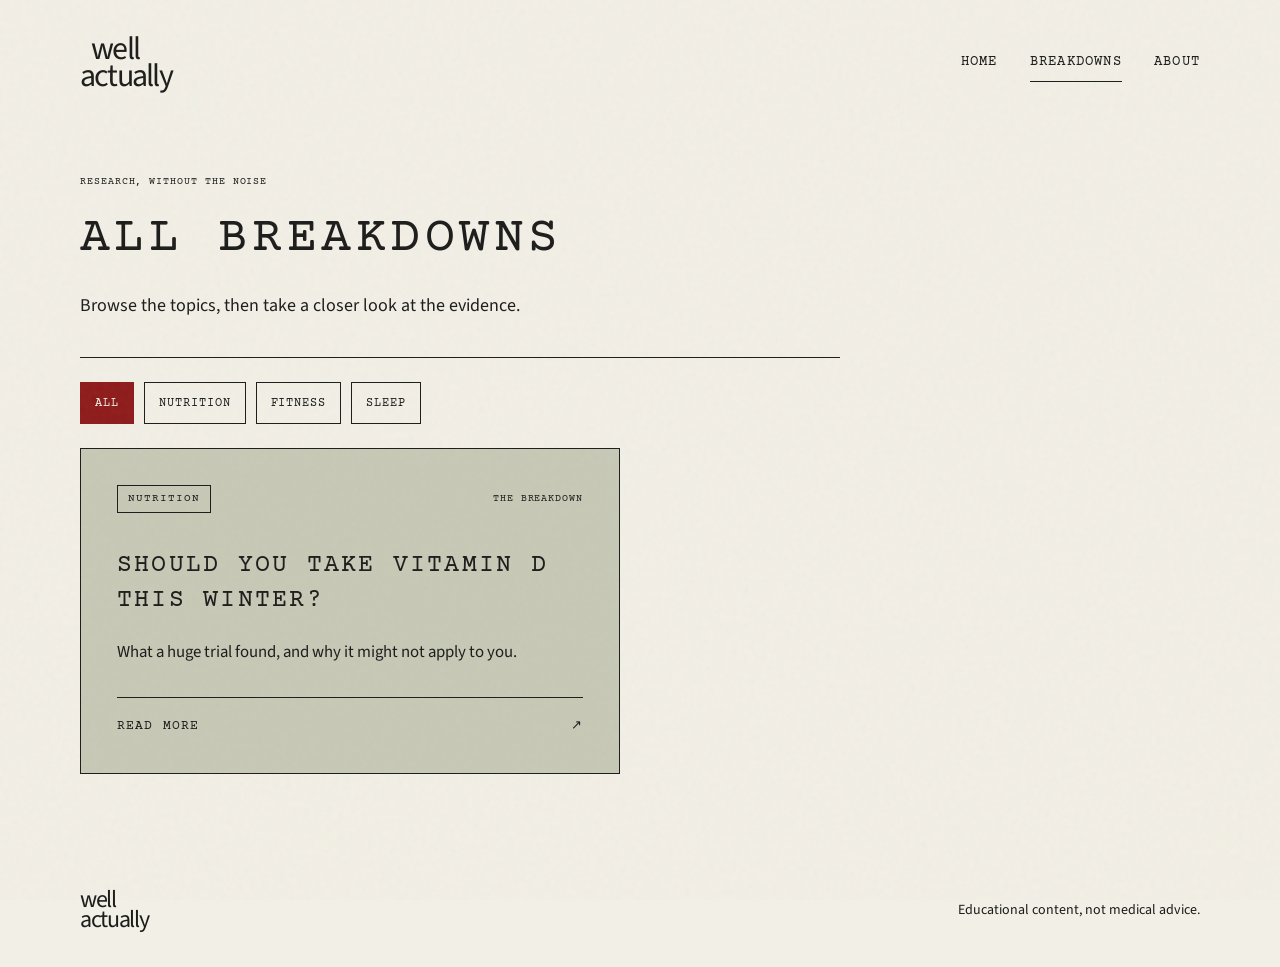
<file: breakdowns.html>
<!DOCTYPE html>
<html lang="en">
<head>
  <meta charset="UTF-8">
  <meta name="viewport" content="width=device-width, initial-scale=1">
  <meta name="description" content="Browse Well Actually research breakdowns by topic.">
  <title>All Breakdowns — Well Actually</title>
  <link rel="preconnect" href="https://fonts.googleapis.com">
  <link rel="preconnect" href="https://fonts.gstatic.com" crossorigin>
  <link href="https://fonts.googleapis.com/css2?family=Chewy&family=Courier+Prime:wght@400;700&family=Source+Sans+3:wght@400;500;600;700&display=swap" rel="stylesheet">
  <link rel="stylesheet" href="style.css">
</head>
<body>
  <a class="skip-link" href="#main">Skip to content</a>

  <!-- Keep this shared header consistent across every page. -->
  <header class="site-header container">
    <a class="site-name" href="index.html" aria-label="Well Actually home"><span>well</span><span>actually</span></a>
    <nav aria-label="Main navigation">
      <a href="index.html">Home</a>
      <a href="breakdowns.html" aria-current="page">Breakdowns</a>
      <a href="about.html">About</a>
    </nav>
  </header>

  <main id="main" class="container listing-page">
    <header class="listing-header">
      <p class="eyebrow">Research, without the noise</p>
      <h1>ALL BREAKDOWNS</h1>
      <p>Browse the topics, then take a closer look at the evidence.</p>
    </header>

    <!-- Add new category buttons here when adding matching article cards. -->
    <div class="filter-bar" role="group" aria-label="Filter breakdowns by topic">
      <button class="filter-button" type="button" data-filter="all" aria-pressed="true">All</button>
      <button class="filter-button" type="button" data-filter="nutrition" aria-pressed="false">Nutrition</button>
      <button class="filter-button" type="button" data-filter="fitness" aria-pressed="false">Fitness</button>
      <button class="filter-button" type="button" data-filter="sleep" aria-pressed="false">Sleep</button>
    </div>

    <!-- Copy this article card for each new breakdown and set its data-category. -->
    <div class="card-grid listing-grid" id="breakdown-cards">
      <article class="breakdown-card" data-category="nutrition">
        <div class="card-top"><span class="tag">Nutrition</span><span class="card-label">The breakdown</span></div>
        <h2>Should you take vitamin D this winter?</h2>
        <p>What a huge trial found, and why it might not apply to you.</p>
        <a class="read-more" href="breakdowns/vitamin-d.html">Read more <span aria-hidden="true">↗</span><span class="visually-hidden"> about vitamin D this winter</span></a>
      </article>
    </div>
    <p class="filter-status" id="filter-status" aria-live="polite" hidden>No breakdowns in this category yet.</p>
  </main>

  <!-- Keep the same footer and educational disclaimer across every page. -->
  <footer class="site-footer container">
    <a class="footer-name" href="index.html" aria-label="Well Actually home"><span>well</span><span>actually</span></a>
    <p>Educational content, not medical advice.</p>
  </footer>

  <!-- Simple topic filter: each card's data-category controls when it appears. -->
  <script>
    const filterButtons = document.querySelectorAll('.filter-button');
    const breakdownCards = document.querySelectorAll('.breakdown-card[data-category]');
    const filterStatus = document.querySelector('#filter-status');

    filterButtons.forEach((button) => {
      button.addEventListener('click', () => {
        const selectedFilter = button.dataset.filter;
        let visibleCards = 0;

        filterButtons.forEach((item) => {
          item.setAttribute('aria-pressed', item === button ? 'true' : 'false');
        });

        breakdownCards.forEach((card) => {
          const shouldShow = selectedFilter === 'all' || card.dataset.category === selectedFilter;
          card.hidden = !shouldShow;
          if (shouldShow) visibleCards += 1;
        });

        filterStatus.hidden = visibleCards > 0;
      });
    });
  </script>
</body>
</html>
</file>
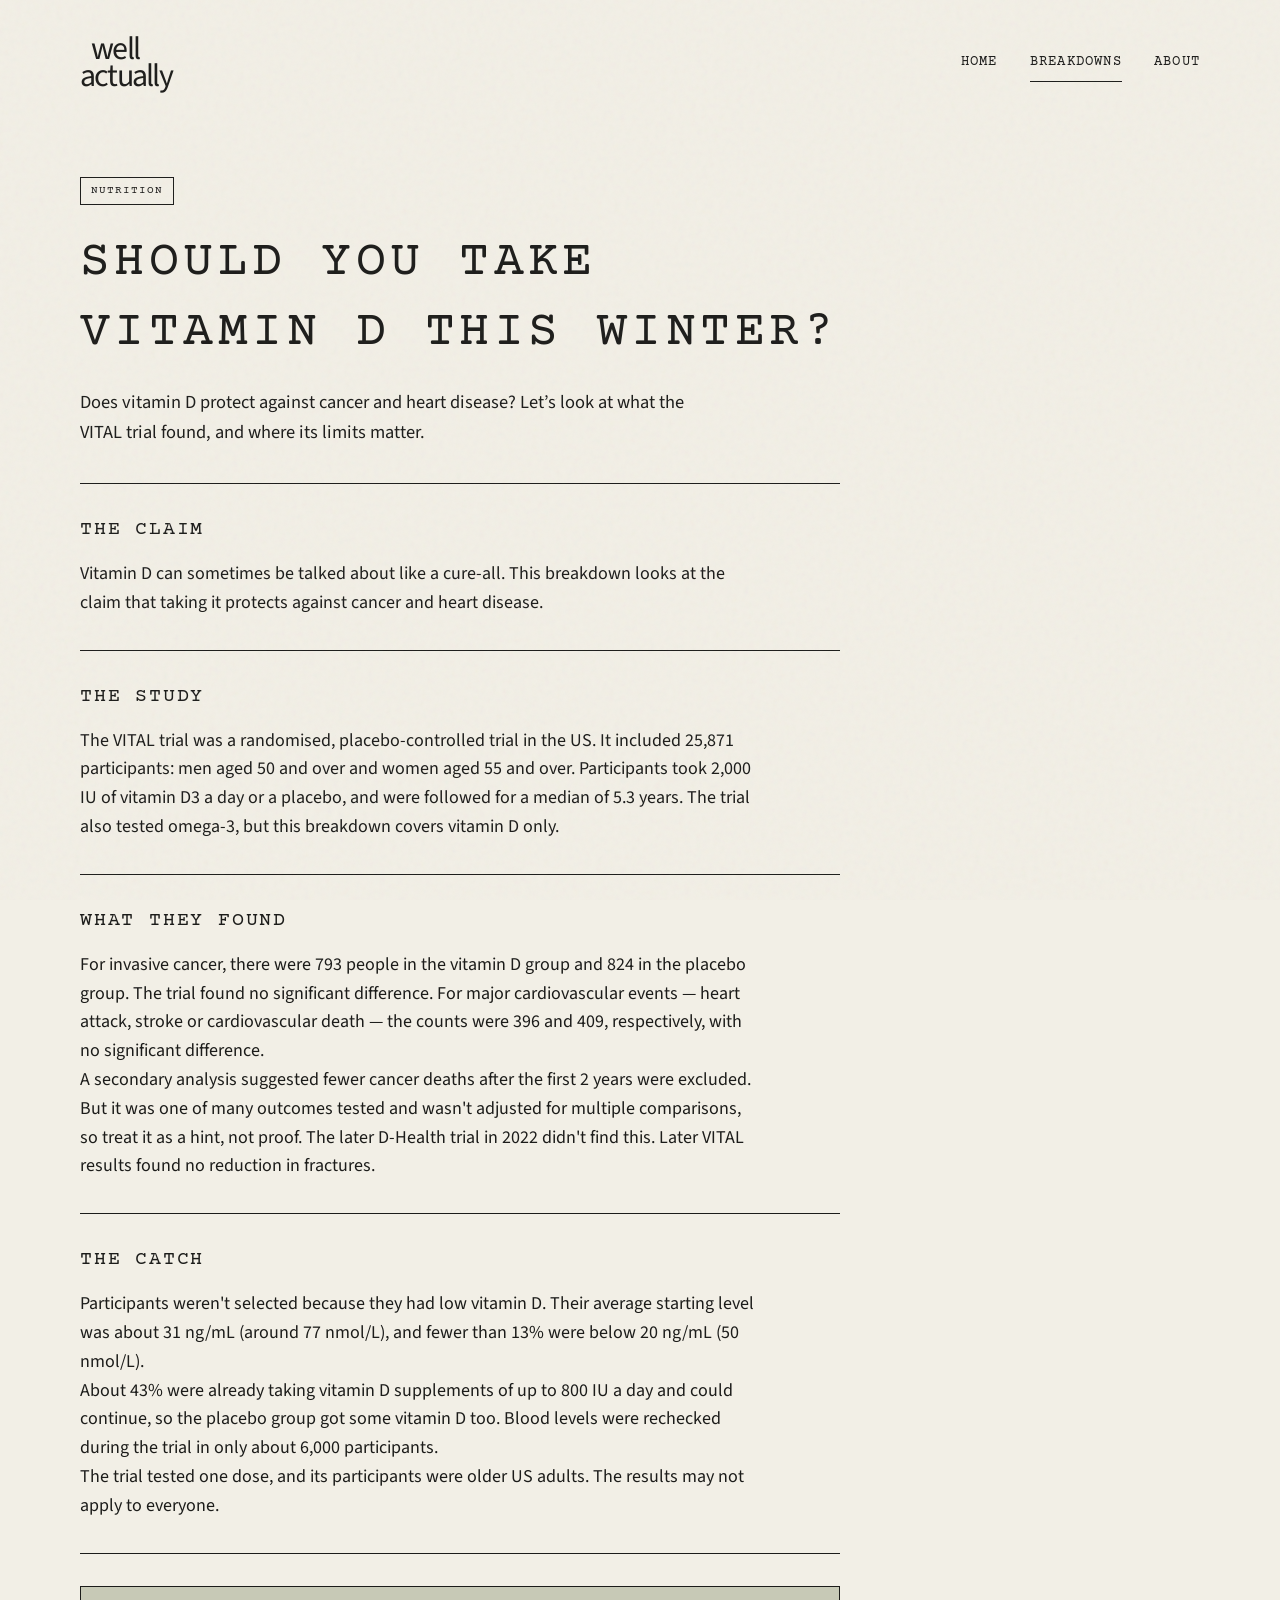
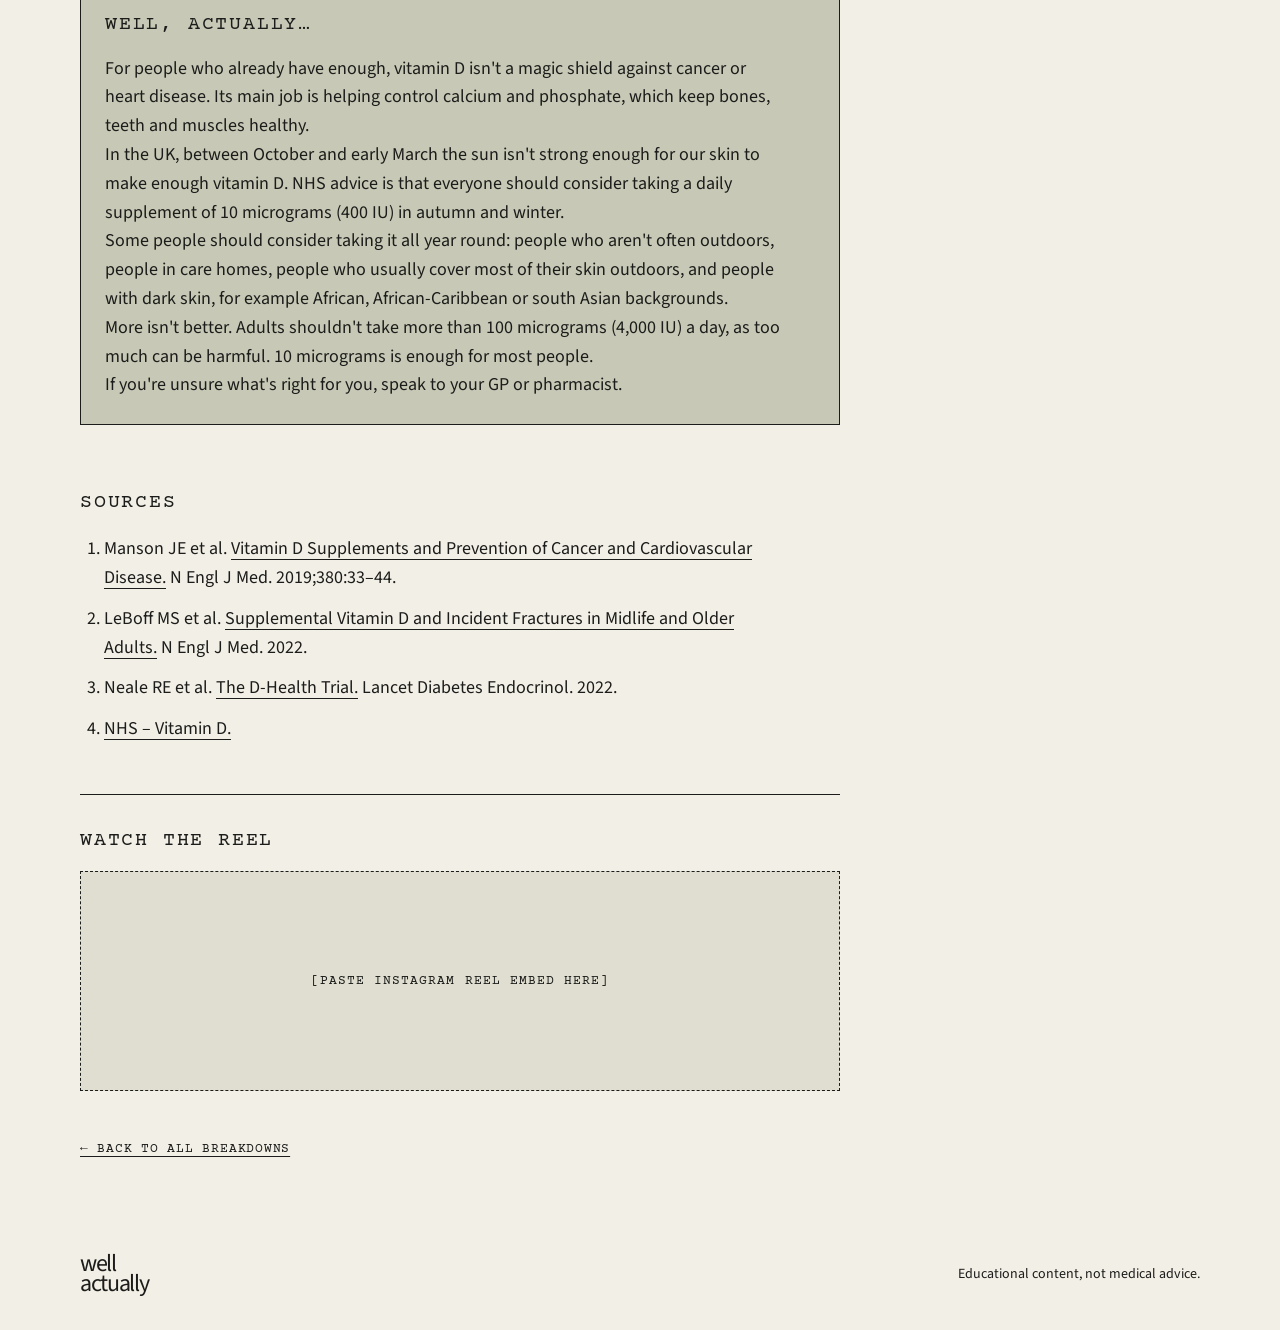
<file: breakdowns/vitamin-d.html>
<!DOCTYPE html>
<html lang="en">
<head>
  <meta charset="UTF-8">
  <meta name="viewport" content="width=device-width, initial-scale=1">
  <!-- Change this title and description when copying the template for another story. -->
  <meta name="description" content="A research breakdown template for the VITAL vitamin D trial. Study details are marked for verification.">
  <title>Should you take vitamin D this winter? — Well Actually</title>
  <link rel="preconnect" href="https://fonts.googleapis.com">
  <link rel="preconnect" href="https://fonts.gstatic.com" crossorigin>
  <link href="https://fonts.googleapis.com/css2?family=Chewy&family=Courier+Prime:wght@400;700&family=Source+Sans+3:wght@400;500;600;700&display=swap" rel="stylesheet">
  <link rel="stylesheet" href="../style.css">
</head>
<body>
  <a class="skip-link" href="#main">Skip to content</a>

  <!-- Shared site header. Keep these ../ paths when copying this page in this folder. -->
  <header class="site-header container">
    <a class="site-name" href="../index.html" aria-label="Well Actually home"><span>well</span><span>actually</span></a>
    <nav aria-label="Main navigation">
      <a href="../index.html">Home</a>
      <a href="../breakdowns.html" aria-current="page">Breakdowns</a>
      <a href="../about.html">About</a>
    </nav>
  </header>

  <main id="main" class="container article-page">
    <article>
      <header class="article-header">
        <!-- Change the tag, title and intro when reusing this article template. -->
        <span class="tag">Nutrition</span>
        <h1>Should you take vitamin D this winter?</h1>
        <p class="article-intro">Does vitamin D protect against cancer and heart disease? Let’s look at what the VITAL trial found, and where its limits matter.</p>
      </header>

      <div class="article-content">
        <!-- Replace each verification note with a checked, sourced explanation. -->
        <section class="article-section" aria-labelledby="claim-title">
          <h2 id="claim-title">The claim</h2>
          <p>Vitamin D can sometimes be talked about like a cure-all. This breakdown looks at the claim that taking it protects against cancer and heart disease.</p>
        </section>

        <section class="article-section" aria-labelledby="study-title">
          <h2 id="study-title">The study</h2>
          <p>The VITAL trial was a randomised, placebo-controlled trial in the US. It included 25,871 participants: men aged 50 and over and women aged 55 and over. Participants took 2,000 IU of vitamin D3 a day or a placebo, and were followed for a median of 5.3 years. The trial also tested omega-3, but this breakdown covers vitamin D only.</p>
        </section>

        <section class="article-section" aria-labelledby="findings-title">
          <h2 id="findings-title">What they found</h2>
          <p>For invasive cancer, there were 793 people in the vitamin D group and 824 in the placebo group. The trial found no significant difference. For major cardiovascular events — heart attack, stroke or cardiovascular death — the counts were 396 and 409, respectively, with no significant difference.</p>
          <p>A secondary analysis suggested fewer cancer deaths after the first 2 years were excluded. But it was one of many outcomes tested and wasn't adjusted for multiple comparisons, so treat it as a hint, not proof. The later D-Health trial in 2022 didn't find this. Later VITAL results found no reduction in fractures.</p>
        </section>

        <section class="article-section" aria-labelledby="catch-title">
          <h2 id="catch-title">The catch</h2>
          <p>Participants weren't selected because they had low vitamin D. Their average starting level was about 31 ng/mL (around 77 nmol/L), and fewer than 13% were below 20 ng/mL (50 nmol/L).</p>
          <p>About 43% were already taking vitamin D supplements of up to 800 IU a day and could continue, so the placebo group got some vitamin D too. Blood levels were rechecked during the trial in only about 6,000 participants.</p>
          <p>The trial tested one dose, and its participants were older US adults. The results may not apply to everyone.</p>
        </section>

        <section class="bottom-line" aria-labelledby="bottom-line-title">
          <h2 id="bottom-line-title">Well, actually…</h2>
          <p>For people who already have enough, vitamin D isn't a magic shield against cancer or heart disease. Its main job is helping control calcium and phosphate, which keep bones, teeth and muscles healthy.</p>
          <p>In the UK, between October and early March the sun isn't strong enough for our skin to make enough vitamin D. NHS advice is that everyone should consider taking a daily supplement of 10 micrograms (400 IU) in autumn and winter.</p>
          <p>Some people should consider taking it all year round: people who aren't often outdoors, people in care homes, people who usually cover most of their skin outdoors, and people with dark skin, for example African, African-Caribbean or south Asian backgrounds.</p>
          <p>More isn't better. Adults shouldn't take more than 100 micrograms (4,000 IU) a day, as too much can be harmful. 10 micrograms is enough for most people.</p>
          <p>If you're unsure what's right for you, speak to your GP or pharmacist.</p>
        </section>

        <section class="article-section sources" aria-labelledby="sources-title">
          <h2 id="sources-title">Sources</h2>
          <!-- Keep citations in a numbered list; make each title a link to its source. -->
          <ol>
            <li>Manson JE et al. <a href="https://www.nejm.org/doi/full/10.1056/NEJMoa1809944">Vitamin D Supplements and Prevention of Cancer and Cardiovascular Disease.</a> N Engl J Med. 2019;380:33–44.</li>
            <li>LeBoff MS et al. <a href="https://pmc.ncbi.nlm.nih.gov/articles/PMC9716639/">Supplemental Vitamin D and Incident Fractures in Midlife and Older Adults.</a> N Engl J Med. 2022.</li>
            <li>Neale RE et al. <a href="https://doi.org/10.1016/S2213-8587(21)00345-4">The D-Health Trial.</a> Lancet Diabetes Endocrinol. 2022.</li>
            <li><a href="https://www.nhs.uk/conditions/vitamins-and-minerals/vitamin-d/">NHS – Vitamin D.</a></li>
          </ol>
        </section>

        <section class="reel-section" aria-labelledby="reel-title">
          <h2 id="reel-title">Watch the Reel</h2>
          <!-- Paste the Instagram embed code here when the reel is ready. -->
          <div class="reel-placeholder">[PASTE INSTAGRAM REEL EMBED HERE]</div>
        </section>
      </div>

      <a class="back-link" href="../breakdowns.html">← Back to all breakdowns</a>
    </article>
  </main>

  <!-- Shared site footer and required educational disclaimer. -->
  <footer class="site-footer container">
    <a class="footer-name" href="../index.html" aria-label="Well Actually home"><span>well</span><span>actually</span></a>
    <p>Educational content, not medical advice.</p>
  </footer>
</body>
</html>
</file>
<file: style.css>
/* Brand palette: change colours here to update the entire homepage. */
:root {
  --color-paper: #F2EFE6;
  --color-ink: #1C1C1A;
  --color-sage: #C7C9B6;
  --color-accent: #8E1B1B;
  --color-sepia: #4A4536;
}

/* Small screens are the default. Wider layouts are added at the end. */
* { box-sizing: border-box; }
html { scroll-behavior: smooth; }
body { margin: 0; background: var(--color-paper); color: var(--color-ink); font-family: 'Source Sans 3', Arial, sans-serif; font-size: 1.125rem; line-height: 1.6; }
/* Inline SVG noise adds paper grain without downloading an image.
   It never captures clicks or changes the document layout. */
body::after { content: ''; position: fixed; inset: 0; z-index: 10; pointer-events: none; opacity: .055; background-image: url("data:image/svg+xml,%3Csvg viewBox='0 0 180 180' xmlns='http://www.w3.org/2000/svg'%3E%3Cfilter id='grain'%3E%3CfeTurbulence type='fractalNoise' baseFrequency='.85' numOctaves='3' stitchTiles='stitch'/%3E%3C/filter%3E%3Cpath filter='url(%23grain)' opacity='.8' d='M0 0h180v180H0z'/%3E%3C/svg%3E"); }
a { color: inherit; text-underline-offset: .3em; }
a:hover { color: var(--color-accent); }
a:focus-visible { outline: 2px solid currentColor; outline-offset: 6px; }
h1, h2, h3, nav, .eyebrow, .tag, .card-label, .button, .read-more { font-family: 'Courier Prime', 'Courier New', monospace; font-weight: 400; text-transform: uppercase; letter-spacing: .09em; }
h1, h2, h3, p { margin-top: 0; }
.container { width: min(1120px, calc(100% - 40px)); margin-inline: auto; }
.site-header { display: flex; flex-wrap: wrap; justify-content: space-between; align-items: center; gap: 24px; padding-block: 28px; }
/* The lowercase stacked logo is intentionally different from the headings. */
.site-name, .footer-name, .hero-watermark { font-family: 'Source Sans 3', Arial, sans-serif; font-weight: 400; line-height: .85; letter-spacing: -.055em; text-decoration: none; }
.site-name { font-size: 2rem; }
.site-name span, .footer-name span { display: block; }
.site-name span:first-child, .hero-watermark span:first-child { margin-left: .35em; }
nav { display: flex; flex-wrap: wrap; gap: 20px; font-size: .75rem; }
nav a { text-decoration: none; padding-block: 7px; }
nav a[aria-current='page'] { border-bottom: 1px solid var(--color-ink); }
.hero { position: relative; isolation: isolate; overflow: hidden; background: var(--color-sepia); color: var(--color-paper); padding: 64px 24px 100px; min-height: 490px; display: flex; align-items: center; }
/* Drop your photo at images/hero.jpg. If absent, the gradients remain visible.
   The dark overlay keeps the headline legible over both the photo and fallback. */
.hero::before { content: ''; position: absolute; inset: -12px; z-index: -2; background-image: url('images/hero.jpg'), radial-gradient(ellipse at 80% 80%, var(--color-paper) 0%, transparent 32%), radial-gradient(ellipse at 20% 15%, var(--color-sage) 0%, transparent 45%), linear-gradient(115deg, var(--color-ink), var(--color-sepia) 65%, var(--color-sage)); background-size: cover; background-position: center; filter: blur(3px) sepia(.45); }
.hero::after { content: ''; position: absolute; inset: 0; z-index: -1; background: linear-gradient(90deg, color-mix(in srgb, var(--color-ink) 85%, transparent), color-mix(in srgb, var(--color-sepia) 55%, transparent)); }
.hero-content { max-width: 760px; }
h1 { font-size: clamp(1.65rem, 4vw, 3.1rem); line-height: 1.4; margin-bottom: 28px; }
.hero-summary { font-size: 1.125rem; line-height: 1.9; margin-bottom: 32px; }
.button { display: inline-flex; align-items: center; gap: 20px; padding: 16px 20px; background: var(--color-accent); color: var(--color-paper); font-size: .75rem; text-decoration: none; border: 1px solid var(--color-paper); }
.button:hover { background: var(--color-paper); color: var(--color-accent); }
.hero-watermark { position: absolute; right: 24px; bottom: 24px; font-size: .75rem; text-align: right; opacity: .4; }
.hero-watermark span { display: block; }
/* Only this one decorative brand moment uses the marker-style font. */
.brand-interlude { position: relative; display: grid; place-items: center; padding-block: 60px; }
.brand-circle { position: relative; z-index: 1; width: min(340px, 85%); aspect-ratio: 1; border-radius: 50%; overflow: hidden; background: var(--color-sage); color: var(--color-accent); transform: rotate(-7deg); }
.brand-lettering { display: block; width: 100%; height: 100%; overflow: visible; }
.brand-lettering text { fill: currentColor; font-family: 'Chewy', cursive; font-size: 39px; letter-spacing: 1px; }
.wave-divider { position: absolute; width: 100%; height: 180px; top: 50%; transform: translateY(-50%); color: var(--color-ink); }
.wave-divider path { stroke: currentColor; stroke-width: 1.2; vector-effect: non-scaling-stroke; stroke-linecap: round; }
.latest { border-top: 1px solid var(--color-ink); padding-block: 36px 64px; scroll-margin-top: 24px; }
.section-heading { margin-bottom: 32px; }
h2 { font-size: 1.5rem; line-height: 1.4; margin-bottom: 12px; }
.section-heading p { font-size: 1rem; margin: 0; }
/* Future cards flow into additional columns when there is enough room. */
.card-grid { display: grid; grid-template-columns: repeat(auto-fit, minmax(min(100%, 320px), 1fr)); gap: 24px; }
.breakdown-card { display: flex; flex-direction: column; max-width: 540px; padding: 28px; background: var(--color-sage); border: 1px solid var(--color-ink); }
.card-top { display: flex; flex-wrap: wrap; align-items: center; justify-content: space-between; gap: 12px; margin-bottom: 36px; }
.tag { border: 1px solid var(--color-ink); padding: 4px 10px; font-size: .7rem; }
.card-label { font-size: .65rem; }
h3 { font-size: 1.55rem; line-height: 1.4; margin-bottom: 20px; letter-spacing: .045em; }
.breakdown-card p { font-size: 1.05rem; margin-bottom: 32px; }
.read-more { display: flex; justify-content: space-between; margin-top: auto; padding-top: 18px; border-top: 1px solid var(--color-ink); font-size: .8rem; text-decoration: none; }
.read-more:hover { text-decoration: underline; }
.eyebrow { font-size: .65rem; margin-bottom: 16px; }
.feed-section { padding-block: 32px 56px; border-top: 1px solid var(--color-ink); }
.feed-section h2 { margin-bottom: 20px; font-size: 1.35rem; }
/* Keep two columns on phones and add a third column on wider screens. */
.feed-grid { display: grid; grid-template-columns: repeat(2, minmax(0, 1fr)); gap: 12px; }
.feed-tile { min-width: 0; display: flex; flex-direction: column; gap: 8px; color: var(--color-ink); text-decoration: none; }
.feed-image-frame, .more-square { display: grid; aspect-ratio: 4 / 5; overflow: hidden; border: 1px solid var(--color-ink); background: var(--color-sage); }
.feed-image-frame img { display: block; width: 100%; height: 100%; object-fit: cover; transition: transform 180ms ease, opacity 180ms ease; }
.feed-tile:hover .feed-image-frame img, .feed-tile:focus-visible .feed-image-frame img { transform: scale(1.035); opacity: .9; }
.feed-caption { display: -webkit-box; min-height: 2.6em; overflow: hidden; color: var(--color-ink); font-size: .9rem; line-height: 1.3; -webkit-box-orient: vertical; -webkit-line-clamp: 2; }
.more-square { place-items: center; padding: 12px; background: var(--color-sage); }
.more-square > span { font-family: 'Courier Prime', 'Courier New', monospace; font-size: clamp(.75rem, 3vw, 1.15rem); letter-spacing: .08em; line-height: 1.5; text-align: center; text-transform: uppercase; }
.more-tile .feed-caption { text-align: center; }
.site-footer { display: flex; flex-wrap: wrap; justify-content: space-between; align-items: center; gap: 24px; padding-block: 36px; }
.footer-name { font-size: 1.5rem; }
.site-footer p { font-size: .875rem; margin: 0; }
/* Article pages reuse the same paper, grain, type and colours as the homepage. */
.article-page { padding-bottom: 56px; }
.article-header { max-width: 760px; padding-block: 48px 36px; border-bottom: 1px solid var(--color-ink); }
.article-header .tag { display: inline-block; margin-bottom: 24px; }
.article-header h1 { margin-bottom: 20px; }
.article-intro { max-width: 620px; margin-bottom: 0; font-size: 1.15rem; }
.article-content { max-width: 760px; }
.article-section { padding-block: 32px; border-bottom: 1px solid var(--color-ink); }
.article-section h2, .bottom-line h2, .reel-section h2 { font-size: 1.25rem; margin-bottom: 16px; }
.article-section p, .bottom-line p, .sources li { max-width: 680px; margin-bottom: 0; }
.bottom-line { margin-block: 32px; padding: 24px; background: var(--color-sage); border: 1px solid var(--color-ink); }
.reel-section { padding-block: 32px; }
.reel-placeholder { display: grid; min-height: 220px; place-items: center; padding: 24px; border: 1px dashed var(--color-ink); background: color-mix(in srgb, var(--color-sage) 45%, var(--color-paper)); font-family: 'Courier Prime', 'Courier New', monospace; font-size: .8rem; letter-spacing: .08em; text-align: center; }
.back-link { display: inline-block; margin-top: 16px; font-family: 'Courier Prime', 'Courier New', monospace; font-size: .8rem; letter-spacing: .06em; text-transform: uppercase; }
.sources ol { padding-left: 1.5rem; }
.sources li + li { margin-top: 12px; }
/* Listing and About pages share the homepage's editorial spacing and colors. */
.listing-page, .about-page { padding-bottom: 56px; }
.listing-header { max-width: 760px; padding-block: 48px 36px; border-bottom: 1px solid var(--color-ink); }
.listing-header .eyebrow { margin-bottom: 14px; }
.listing-header h1 { margin-bottom: 18px; }
.listing-header > p:last-child { margin-bottom: 0; }
.filter-bar { display: flex; flex-wrap: wrap; gap: 10px; padding-block: 24px; }
.filter-button { min-height: 42px; padding: 9px 14px; border: 1px solid var(--color-ink); background: transparent; color: var(--color-ink); font-family: 'Courier Prime', 'Courier New', monospace; font-size: .75rem; letter-spacing: .08em; text-transform: uppercase; cursor: pointer; }
.filter-button:hover, .filter-button[aria-pressed='true'] { background: var(--color-accent); color: var(--color-paper); border-color: var(--color-accent); }
.filter-button:focus-visible { outline: 2px solid var(--color-accent); outline-offset: 3px; }
.listing-grid { padding-bottom: 24px; }
.listing-grid .breakdown-card[hidden] { display: none; }
.filter-status { padding: 20px; border: 1px solid var(--color-ink); background: var(--color-sage); }
.filter-status[hidden] { display: none; }
.listing-grid h2 { font-size: 1.55rem; line-height: 1.4; margin-bottom: 20px; }
.about-sections { max-width: 760px; }
.about-section { padding-block: 32px; border-bottom: 1px solid var(--color-ink); }
.about-section h2 { margin-bottom: 18px; font-size: 1.25rem; }
.about-section p { margin-bottom: 0; }
.study-checklist { margin: 0; padding-left: 1.25rem; }
.study-checklist li { padding-block: 8px; }
.study-checklist strong { display: block; font-family: 'Courier Prime', 'Courier New', monospace; font-size: .9rem; font-weight: 400; letter-spacing: .05em; text-transform: uppercase; }
.study-checklist span { display: block; margin-top: 4px; }
/* Team cards reuse the portrait shape and gentle image hover from the homepage feed. */
.team-grid { display: grid; grid-template-columns: minmax(0, 1fr); gap: 24px; }
.team-tile { display: flex; min-width: 0; flex-direction: column; gap: 8px; color: var(--color-ink); text-decoration: none; }
.team-photo-frame, .dialog-photo-frame { position: relative; display: grid; aspect-ratio: 4 / 5; overflow: hidden; border: 1px solid var(--color-ink); background: var(--color-sage); }
.team-photo-frame img, .dialog-photo-frame img { display: block; width: 100%; height: 100%; object-fit: cover; transition: transform 180ms ease, opacity 180ms ease; }
.team-tile:hover .team-photo-frame img, .team-tile:focus-visible .team-photo-frame img { transform: scale(1.035); opacity: .9; }
.team-initials { display: none; place-items: center; padding: 12px; background: var(--color-sage); font-family: 'Courier Prime', 'Courier New', monospace; font-size: clamp(1.5rem, 8vw, 3rem); letter-spacing: .08em; text-align: center; }
.team-photo-frame.is-missing img, .dialog-photo-frame.is-missing img { display: none; }
.team-photo-frame.is-missing .team-initials, .dialog-photo-frame.is-missing .team-initials { display: grid; }
.team-name { font-family: 'Courier Prime', 'Courier New', monospace; font-size: 1.05rem; letter-spacing: .08em; text-transform: uppercase; }
.team-role, .dialog-role { overflow-x: auto; font-size: .82rem; line-height: 1.4; white-space: nowrap; }
.team-dialog { width: min(720px, calc(100% - 28px)); max-width: none; max-height: min(88vh, 900px); overflow: auto; padding: 0; border: 1px solid var(--color-ink); background: var(--color-paper); color: var(--color-ink); }
.team-dialog::backdrop { background: rgb(28 28 26 / 68%); }
.dialog-content { position: relative; padding: 24px; }
.dialog-content::before { position: absolute; inset: 0; z-index: 0; pointer-events: none; content: ''; opacity: .045; background-image: url("data:image/svg+xml,%3Csvg viewBox='0 0 180 180' xmlns='http://www.w3.org/2000/svg'%3E%3Cfilter id='dialog-grain'%3E%3CfeTurbulence type='fractalNoise' baseFrequency='.85' numOctaves='3' stitchTiles='stitch'/%3E%3C/filter%3E%3Cpath filter='url(%23dialog-grain)' opacity='.8' d='M0 0h180v180H0z'/%3E%3C/svg%3E"); }
.dialog-content > * { position: relative; }
.dialog-photo-frame { width: min(100%, 260px); margin-bottom: 24px; }
.dialog-content h2 { margin-bottom: 8px; font-size: 1.35rem; }
.dialog-content > p { max-width: 620px; }
.dialog-close { float: right; margin: 0 0 16px 16px; padding: 10px 12px; border: 1px solid var(--color-ink); background: transparent; color: var(--color-ink); font-family: 'Courier Prime', 'Courier New', monospace; font-size: .75rem; letter-spacing: .08em; cursor: pointer; }
.dialog-close:hover { background: var(--color-accent); border-color: var(--color-accent); color: var(--color-paper); }
.dialog-close:focus-visible { outline: 2px solid var(--color-accent); outline-offset: 3px; }
.team-fun-fact { margin: 24px 0 0; color: var(--color-accent); font-family: 'Courier Prime', 'Courier New', monospace; letter-spacing: .04em; }
@media (max-width: 719px) {
  .team-dialog { min-height: 78vh; }
}
/* Hidden labels remain readable by assistive technology. */
.visually-hidden, .skip-link:not(:focus) { position: absolute; width: 1px; height: 1px; padding: 0; overflow: hidden; clip-path: inset(50%); white-space: nowrap; }
.skip-link:focus { display: block; padding: 12px 20px; background: var(--color-ink); color: var(--color-paper); }
@media (min-width: 720px) {
  .container { width: min(1120px, calc(100% - 96px)); }
  .site-header { padding-block: 36px; }
  nav { gap: 32px; font-size: .85rem; }
  .hero { padding: 88px 64px 100px; min-height: 560px; }
  .hero-watermark { right: 32px; bottom: 32px; }
  .brand-interlude { padding-block: 72px; }
  .brand-circle { width: 390px; }
  .section-heading { display: flex; align-items: baseline; justify-content: space-between; gap: 24px; }
  .section-heading h2 { margin: 0; }
  .breakdown-card { padding: 36px; }
  .latest { padding-block: 40px 80px; }
  .feed-section { padding-block: 40px 72px; }
  .feed-section h2 { margin-bottom: 24px; }
  .feed-grid { grid-template-columns: repeat(3, minmax(0, 1fr)); gap: 16px; }
  .team-grid { grid-template-columns: repeat(3, minmax(0, 1fr)); gap: 16px; }
  .dialog-content { padding: 36px; }
}
@media (prefers-reduced-motion: reduce) {
  html { scroll-behavior: auto; }
  .feed-image-frame img, .team-photo-frame img { transition: none; }
}
</file>
